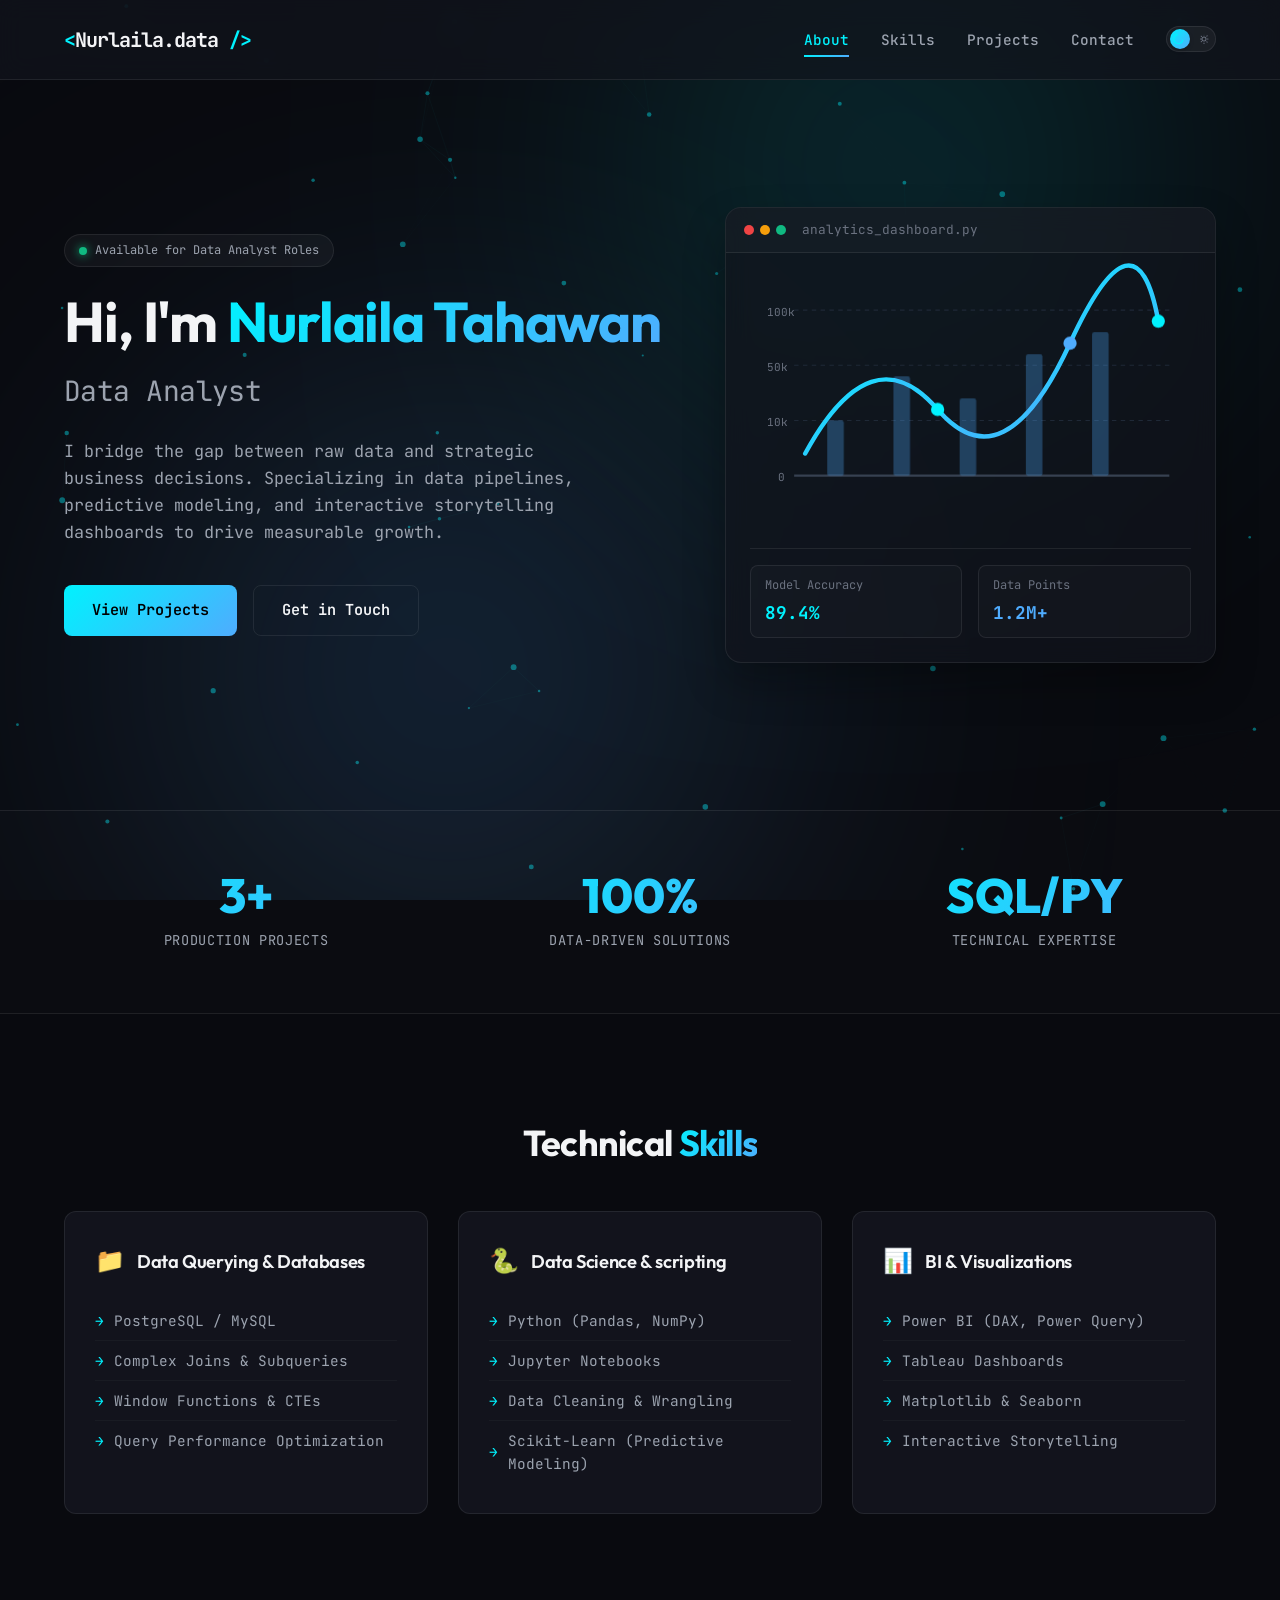
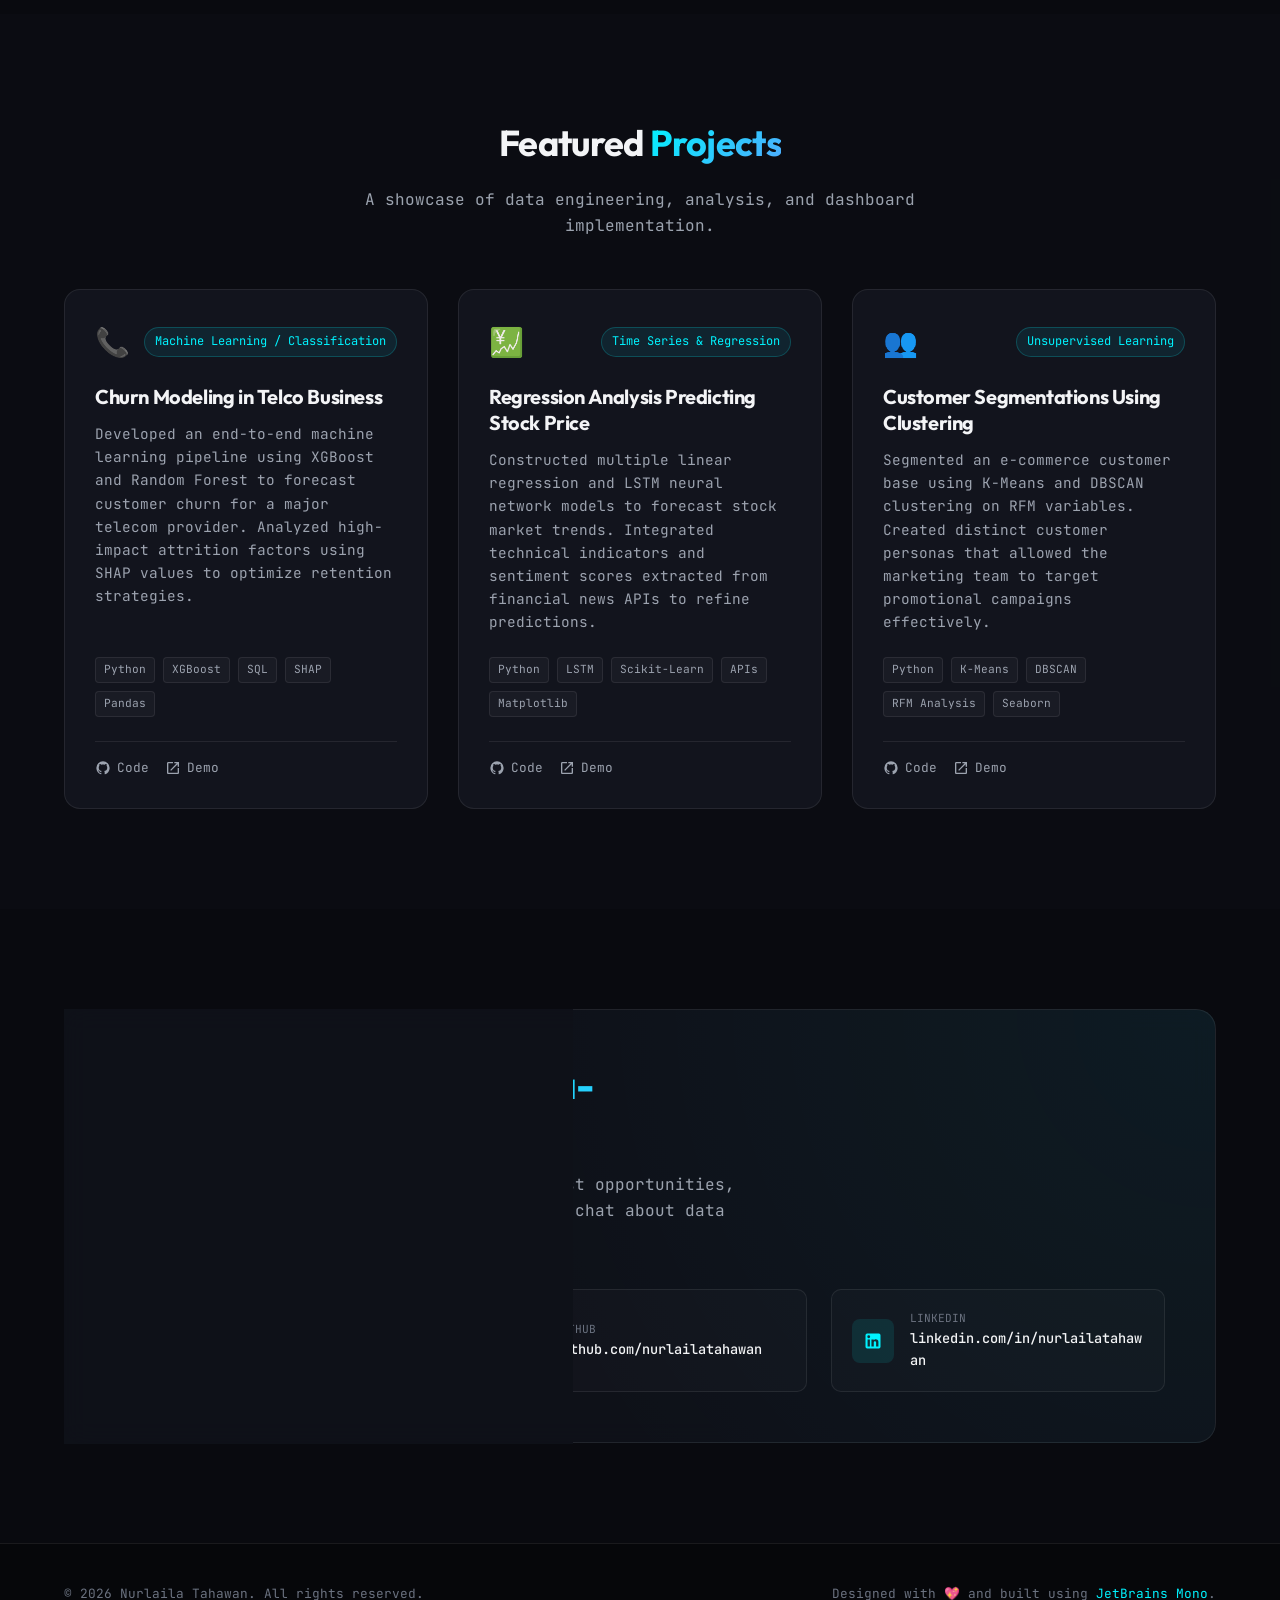
<file: index.html>
<!DOCTYPE html>
<html lang="en">
<head>
    <meta charset="UTF-8">
    <meta name="viewport" content="width=device-width, initial-scale=1.0">
    <meta name="description" content="Portfolio of Nurlaila Tahawan, a Data Analyst specializing in turning complex datasets into actionable business insights with SQL, Python, and interactive dashboards.">
    <meta name="author" content="Nurlaila Tahawan">
    <title>Nurlaila Tahawan | Data Analyst Portfolio</title>
    
    <!-- Google Fonts: JetBrains Mono and Outfit -->
    <link rel="preconnect" href="https://fonts.googleapis.com">
    <link rel="preconnect" href="https://fonts.gstatic.com" crossorigin>
    <link href="https://fonts.googleapis.com/css2?family=Inter:wght@300;400;500;600&family=JetBrains+Mono:wght@300;400;500;700&family=Outfit:wght@400;500;700;800&display=swap" rel="stylesheet">
    
    <!-- Link to custom styles -->
    <link rel="stylesheet" href="style.css">
</head>
<body>

    <!-- Dynamic Canvas Background for Particles/Glow Effects -->
    <div class="background-glow" id="bg-glow"></div>

    <!-- Navigation Header -->
    <header class="navbar" id="navbar">
        <div class="nav-container">
            <a href="#" class="logo" id="nav-logo">
                <span class="logo-accent">&lt;</span>Nurlaila.data<span class="logo-accent"> /&gt;</span>
            </a>
            <div class="nav-right">
                <nav class="nav-menu" id="nav-menu">
                    <a href="#about" class="nav-link active" id="link-about">About</a>
                    <a href="#skills" class="nav-link" id="link-skills">Skills</a>
                    <a href="#projects" class="nav-link" id="link-projects">Projects</a>
                    <a href="#contact" class="nav-link" id="link-contact">Contact</a>
                </nav>
                <button class="theme-toggle" id="theme-toggle" aria-label="Toggle Theme">
                    <div class="theme-toggle-track">
                        <span class="theme-toggle-icon moon-icon">
                            <svg viewBox="0 0 24 24"><path fill="currentColor" d="M12.3 22h-.1c-5.5 0-10-4.5-10-10 0-4.8 3.5-8.9 8.2-9.8.6-.1 1.2.3 1.3.9.1.6-.3 1.2-.9 1.3-3.5.7-6 3.7-6 7.6 0 4.4 3.6 8 8 8 3.9 0 6.9-2.5 7.6-6 .1-.6.7-1 1.3-.9.6.1 1 .7.9 1.3-.9 4.7-5 8.2-9.8 8.2-.5 0-.5 0-.5 0z"/></svg>
                        </span>
                        <span class="theme-toggle-icon sun-icon">
                            <svg viewBox="0 0 24 24"><path fill="currentColor" d="M12 7a5 5 0 1 0 0 10 5 5 0 0 0 0-10zm0 8a3 3 0 1 1 0-6 3 3 0 0 1 0 6zm0-10a1 1 0 0 1 1-1V3a1 1 0 0 1-2 0v1a1 1 0 0 1 1 1zm0 14a1 1 0 0 1 1 1v1a1 1 0 0 1-2 0v-1a1 1 0 0 1 1-1zM5.636 5.636a1 1 0 0 1 1.414 0l.707.707a1 1 0 0 1-1.414 1.414l-.707-.707a1 1 0 0 1 0-1.414zm11.314 11.314a1 1 0 0 1 1.414 0l.707.707a1 1 0 0 1-1.414 1.414l-.707-.707a1 1 0 0 1 0-1.414zM4 12a1 1 0 0 1 1-1h1a1 1 0 0 1 0 2H5a1 1 0 0 1-1-1zm14 0a1 1 0 0 1 1-1h1a1 1 0 0 1 0 2h-1a1 1 0 0 1-1-1zM5.636 18.364a1 1 0 0 1 0-1.414l.707-.707a1 1 0 0 1 1.414 1.414l-.707.707a1 1 0 0 1-1.414 0zm11.314-11.314a1 1 0 0 1 0-1.414l.707-.707a1 1 0 0 1 1.414 1.414l-.707.707a1 1 0 0 1-1.414 0z"/></svg>
                        </span>
                        <div class="theme-toggle-thumb"></div>
                    </div>
                </button>
                <button class="menu-toggle" id="menu-toggle" aria-label="Toggle Menu">
                    <span class="bar"></span>
                    <span class="bar"></span>
                    <span class="bar"></span>
                </button>
            </div>
        </div>
    </header>

    <main>
        <!-- Hero Section -->
        <section id="about" class="hero-section">
            <div class="container hero-container">
                <div class="hero-content">
                    <div class="status-badge" id="status-badge">
                        <span class="status-dot"></span>
                        <span>Available for Data Analyst Roles</span>
                    </div>
                    <h1 class="hero-title" id="hero-title">
                        Hi, I'm <span class="gradient-text">Nurlaila Tahawan</span>
                    </h1>
                    <h2 class="hero-subtitle" id="hero-subtitle">Data Analyst</h2>
                    <p class="hero-description" id="hero-description">
                        I bridge the gap between raw data and strategic business decisions. Specializing in data pipelines, predictive modeling, and interactive storytelling dashboards to drive measurable growth.
                    </p>
                    <div class="hero-cta" id="hero-cta-buttons">
                        <a href="#projects" class="btn btn-primary" id="btn-view-work">View Projects</a>
                        <a href="mailto:Nurlaila.thw@gmail.com" class="btn btn-secondary" id="btn-contact-hero">Get in Touch</a>
                    </div>
                </div>
                
                <!-- Animated Hero Graphic (Data Visualization Concept) -->
                <div class="hero-graphic" id="hero-graphic">
                    <div class="dashboard-mockup">
                        <div class="mockup-header">
                            <div class="dots"><span class="dot"></span><span class="dot"></span><span class="dot"></span></div>
                            <div class="mockup-title">analytics_dashboard.py</div>
                        </div>
                        <div class="mockup-body">
                            <!-- Visualizing an active line chart & bar chart with SVGs -->
                            <svg class="chart-svg" viewBox="0 0 400 220" width="100%" height="100%">
                                <!-- Grid Lines -->
                                <line x1="40" y1="30" x2="380" y2="30" class="chart-grid-line" stroke-dasharray="4" />
                                <line x1="40" y1="80" x2="380" y2="80" class="chart-grid-line" stroke-dasharray="4" />
                                <line x1="40" y1="130" x2="380" y2="130" class="chart-grid-line" stroke-dasharray="4" />
                                <line x1="40" y1="180" x2="380" y2="180" class="chart-axis-line" stroke-width="2" />
                                
                                <!-- Y Axis Labels -->
                                <text x="15" y="35" fill="var(--color-text-dim)" font-family="var(--font-mono)" font-size="10">100k</text>
                                <text x="15" y="85" fill="var(--color-text-dim)" font-family="var(--font-mono)" font-size="10">50k</text>
                                <text x="15" y="135" fill="var(--color-text-dim)" font-family="var(--font-mono)" font-size="10">10k</text>
                                <text x="25" y="185" fill="var(--color-text-dim)" font-family="var(--font-mono)" font-size="10">0</text>
                                
                                <!-- Interactive Pulsing Data Line -->
                                <path d="M 50 160 Q 110 50, 170 120 T 290 60 T 370 40" 
                                      fill="none" 
                                      stroke="url(#chart-gradient)" 
                                      stroke-width="4" 
                                      stroke-linecap="round"
                                      class="animated-line" />
                                
                                <!-- Secondary Bar Chart Elements -->
                                <rect x="70" y="130" width="15" height="50" fill="var(--color-secondary)" opacity="0.3" rx="2" class="bar-grow" />
                                <rect x="130" y="90" width="15" height="90" fill="var(--color-secondary)" opacity="0.3" rx="2" class="bar-grow" />
                                <rect x="190" y="110" width="15" height="70" fill="var(--color-secondary)" opacity="0.3" rx="2" class="bar-grow" />
                                <rect x="250" y="70" width="15" height="110" fill="var(--color-secondary)" opacity="0.3" rx="2" class="bar-grow" />
                                <rect x="310" y="50" width="15" height="130" fill="var(--color-secondary)" opacity="0.3" rx="2" class="bar-grow" />
                                
                                <!-- Pulse Points -->
                                <circle cx="170" cy="120" r="6" fill="#00f2fe" class="pulse-dot-1" />
                                <circle cx="290" cy="60" r="6" fill="#4facfe" class="pulse-dot-2" />
                                <circle cx="370" cy="40" r="6" fill="#00f2fe" class="pulse-dot-3" />
                                
                                <!-- Gradients definition -->
                                <defs>
                                    <linearGradient id="chart-gradient" x1="0%" y1="0%" x2="100%" y2="100%">
                                        <stop offset="0%" stop-color="#00f2fe" />
                                        <stop offset="100%" stop-color="#4facfe" />
                                    </linearGradient>
                                </defs>
                            </svg>
                            <div class="dashboard-stats">
                                <div class="stat-box">
                                    <div class="stat-label">Model Accuracy</div>
                                    <div class="stat-value text-teal">89.4%</div>
                                </div>
                                <div class="stat-box">
                                    <div class="stat-label">Data Points</div>
                                    <div class="stat-value text-blue">1.2M+</div>
                                </div>
                            </div>
                        </div>
                    </div>
                </div>
            </div>
        </section>

        <!-- Stats Section -->
        <section class="stats-section" id="stats">
            <div class="container stats-container">
                <div class="stat-card" id="stat-projects">
                    <span class="stat-num gradient-text">3+</span>
                    <span class="stat-text">Production Projects</span>
                </div>
                <div class="stat-card" id="stat-approach">
                    <span class="stat-num gradient-text">100%</span>
                    <span class="stat-text">Data-Driven Solutions</span>
                </div>
                <div class="stat-card" id="stat-stack">
                    <span class="stat-num gradient-text">SQL/PY</span>
                    <span class="stat-text">Technical Expertise</span>
                </div>
            </div>
        </section>

        <!-- Skills Section -->
        <section id="skills" class="skills-section">
            <div class="container">
                <h2 class="section-title text-center" id="skills-title">Technical <span class="gradient-text">Skills</span></h2>
                <div class="skills-grid" id="skills-grid">
                    <div class="skills-category-card">
                        <div class="category-header">
                            <span class="category-icon">📁</span>
                            <h3>Data Querying & Databases</h3>
                        </div>
                        <ul class="skills-list">
                            <li>PostgreSQL / MySQL</li>
                            <li>Complex Joins & Subqueries</li>
                            <li>Window Functions & CTEs</li>
                            <li>Query Performance Optimization</li>
                        </ul>
                    </div>
                    <div class="skills-category-card">
                        <div class="category-header">
                            <span class="category-icon">🐍</span>
                            <h3>Data Science & scripting</h3>
                        </div>
                        <ul class="skills-list">
                            <li>Python (Pandas, NumPy)</li>
                            <li>Jupyter Notebooks</li>
                            <li>Data Cleaning & Wrangling</li>
                            <li>Scikit-Learn (Predictive Modeling)</li>
                        </ul>
                    </div>
                    <div class="skills-category-card">
                        <div class="category-header">
                            <span class="category-icon">📊</span>
                            <h3>BI & Visualizations</h3>
                        </div>
                        <ul class="skills-list">
                            <li>Power BI (DAX, Power Query)</li>
                            <li>Tableau Dashboards</li>
                            <li>Matplotlib & Seaborn</li>
                            <li>Interactive Storytelling</li>
                        </ul>
                    </div>
                </div>
            </div>
        </section>

        <!-- Projects Section -->
        <section id="projects" class="projects-section">
            <div class="container">
                <h2 class="section-title text-center" id="projects-title">Featured <span class="gradient-text">Projects</span></h2>
                <p class="section-subtitle text-center">A showcase of data engineering, analysis, and dashboard implementation.</p>
                
                <div class="projects-grid" id="projects-grid">
                    
                    <!-- Project 1 -->
                    <article class="project-card" id="project-churn">
                        <div class="project-header">
                            <div class="project-icon">📞</div>
                            <span class="project-type">Machine Learning / Classification</span>
                        </div>
                        <h3 class="project-name">Churn Modeling in Telco Business</h3>
                        <p class="project-desc">
                            Developed an end-to-end machine learning pipeline using XGBoost and Random Forest to forecast customer churn for a major telecom provider. Analyzed high-impact attrition factors using SHAP values to optimize retention strategies.
                        </p>
                        <div class="project-tags">
                            <span class="tag">Python</span>
                            <span class="tag">XGBoost</span>
                            <span class="tag">SQL</span>
                            <span class="tag">SHAP</span>
                            <span class="tag">Pandas</span>
                        </div>
                        <div class="project-links">
                            <a href="https://github.com/nurlailathw-jpg/telco-churn-modeling" target="_blank" rel="noopener noreferrer" class="project-link" aria-label="GitHub Repository">
                                <svg class="icon-svg" viewBox="0 0 24 24"><path d="M12 2A10 10 0 0 0 2 12c0 4.42 2.87 8.17 6.84 9.5.5.08.66-.23.66-.5v-1.69c-2.77.6-3.36-1.34-3.36-1.34-.46-1.16-1.11-1.47-1.11-1.47-.9-.62.07-.6.07-.6 1 .07 1.53 1.03 1.53 1.03.9 1.52 2.34 1.07 2.91.83.1-.65.35-1.09.63-1.34-2.22-.25-4.55-1.11-4.55-4.92 0-1.11.38-2 1.03-2.71-.1-.25-.45-1.29.1-2.64 0 0 .84-.27 2.75 1.02.79-.22 1.65-.33 2.5-.33.85 0 1.71.11 2.5.33 1.91-1.29 2.75-1.02 2.75-1.02.55 1.35.2 2.39.1 2.64.65.71 1.03 1.6 1.03 2.71 0 3.82-2.34 4.66-4.57 4.91.36.31.69.92.69 1.85V21c0 .27.16.59.67.5C19.14 20.16 22 16.42 22 12A10 10 0 0 0 12 2z"/></svg>
                                Code
                            </a>
                            <a href="https://github.com/nurlailathw-jpg/telco-churn-modeling#demo" target="_blank" rel="noopener noreferrer" class="project-link" aria-label="Live Project Demo">
                                <svg class="icon-svg" viewBox="0 0 24 24"><path d="M19 19H5V5h7V3H5c-1.11 0-2 .9-2 2v14c0 1.1.89 2 2 2h14c1.1 0 2-.9 2-2v-7h-2v7zM14 3v2h3.59l-9.83 9.83 1.41 1.41L19 6.41V10h2V3h-7z"/></svg>
                                Demo
                            </a>
                        </div>
                    </article>

                    <!-- Project 2 -->
                    <article class="project-card" id="project-sales">
                        <div class="project-header">
                            <div class="project-icon">💹</div>
                            <span class="project-type">Time Series & Regression</span>
                        </div>
                        <h3 class="project-name">Regression Analysis Predicting Stock Price</h3>
                        <p class="project-desc">
                            Constructed multiple linear regression and LSTM neural network models to forecast stock market trends. Integrated technical indicators and sentiment scores extracted from financial news APIs to refine predictions.
                        </p>
                        <div class="project-tags">
                            <span class="tag">Python</span>
                            <span class="tag">LSTM</span>
                            <span class="tag">Scikit-Learn</span>
                            <span class="tag">APIs</span>
                            <span class="tag">Matplotlib</span>
                        </div>
                        <div class="project-links">
                            <a href="https://github.com/nurlailathw-jpg/stock-price-regression" target="_blank" rel="noopener noreferrer" class="project-link" aria-label="GitHub Repository">
                                <svg class="icon-svg" viewBox="0 0 24 24"><path d="M12 2A10 10 0 0 0 2 12c0 4.42 2.87 8.17 6.84 9.5.5.08.66-.23.66-.5v-1.69c-2.77.6-3.36-1.34-3.36-1.34-.46-1.16-1.11-1.47-1.11-1.47-.9-.62.07-.6.07-.6 1 .07 1.53 1.03 1.53 1.03.9 1.52 2.34 1.07 2.91.83.1-.65.35-1.09.63-1.34-2.22-.25-4.55-1.11-4.55-4.92 0-1.11.38-2 1.03-2.71-.1-.25-.45-1.29.1-2.64 0 0 .84-.27 2.75 1.02.79-.22 1.65-.33 2.5-.33.85 0 1.71.11 2.5.33 1.91-1.29 2.75-1.02 2.75-1.02.55 1.35.2 2.39.1 2.64.65.71 1.03 1.6 1.03 2.71 0 3.82-2.34 4.66-4.57 4.91.36.31.69.92.69 1.85V21c0 .27.16.59.67.5C19.14 20.16 22 16.42 22 12A10 10 0 0 0 12 2z"/></svg>
                                Code
                            </a>
                            <a href="https://github.com/nurlailathw-jpg/stock-price-regression#demo" target="_blank" rel="noopener noreferrer" class="project-link" aria-label="Live Project Demo">
                                <svg class="icon-svg" viewBox="0 0 24 24"><path d="M19 19H5V5h7V3H5c-1.11 0-2 .9-2 2v14c0 1.1.89 2 2 2h14c1.1 0 2-.9 2-2v-7h-2v7zM14 3v2h3.59l-9.83 9.83 1.41 1.41L19 6.41V10h2V3h-7z"/></svg>
                                Demo
                            </a>
                        </div>
                    </article>

                    <!-- Project 3 -->
                    <article class="project-card" id="project-cohort">
                        <div class="project-header">
                            <div class="project-icon">👥</div>
                            <span class="project-type">Unsupervised Learning</span>
                        </div>
                        <h3 class="project-name">Customer Segmentations Using Clustering</h3>
                        <p class="project-desc">
                            Segmented an e-commerce customer base using K-Means and DBSCAN clustering on RFM variables. Created distinct customer personas that allowed the marketing team to target promotional campaigns effectively.
                        </p>
                        <div class="project-tags">
                            <span class="tag">Python</span>
                            <span class="tag">K-Means</span>
                            <span class="tag">DBSCAN</span>
                            <span class="tag">RFM Analysis</span>
                            <span class="tag">Seaborn</span>
                        </div>
                        <div class="project-links">
                            <a href="https://github.com/nurlailathw-jpg/customer-segmentation" target="_blank" rel="noopener noreferrer" class="project-link" aria-label="GitHub Repository">
                                <svg class="icon-svg" viewBox="0 0 24 24"><path d="M12 2A10 10 0 0 0 2 12c0 4.42 2.87 8.17 6.84 9.5.5.08.66-.23.66-.5v-1.69c-2.77.6-3.36-1.34-3.36-1.34-.46-1.16-1.11-1.47-1.11-1.47-.9-.62.07-.6.07-.6 1 .07 1.53 1.03 1.53 1.03.9 1.52 2.34 1.07 2.91.83.1-.65.35-1.09.63-1.34-2.22-.25-4.55-1.11-4.55-4.92 0-1.11.38-2 1.03-2.71-.1-.25-.45-1.29.1-2.64 0 0 .84-.27 2.75 1.02.79-.22 1.65-.33 2.5-.33.85 0 1.71.11 2.5.33 1.91-1.29 2.75-1.02 2.75-1.02.55 1.35.2 2.39.1 2.64.65.71 1.03 1.6 1.03 2.71 0 3.82-2.34 4.66-4.57 4.91.36.31.69.92.69 1.85V21c0 .27.16.59.67.5C19.14 20.16 22 16.42 22 12A10 10 0 0 0 12 2z"/></svg>
                                Code
                            </a>
                            <a href="https://github.com/nurlailathw-jpg/customer-segmentation#demo" target="_blank" rel="noopener noreferrer" class="project-link" aria-label="Live Project Demo">
                                <svg class="icon-svg" viewBox="0 0 24 24"><path d="M19 19H5V5h7V3H5c-1.11 0-2 .9-2 2v14c0 1.1.89 2 2 2h14c1.1 0 2-.9 2-2v-7h-2v7zM14 3v2h3.59l-9.83 9.83 1.41 1.41L19 6.41V10h2V3h-7z"/></svg>
                                Demo
                            </a>
                        </div>
                    </article>

                </div>
            </div>
        </section>

        <!-- Contact Section -->
        <section id="contact" class="contact-section">
            <div class="container contact-container">
                <div class="contact-card" id="contact-card">
                    <h2 class="contact-title" id="contact-title">Let's build something <span class="gradient-text">data-driven</span>.</h2>
                    <p class="contact-subtitle">I am always open to discussing new data analyst opportunities, project collaborations, or just connecting to chat about data science!</p>
                    
                    <div class="contact-grid" id="contact-grid">
                        
                        <!-- Contact Detail 1: Email -->
                        <div class="contact-item" id="contact-email">
                            <div class="contact-icon-wrapper">
                                <svg class="contact-icon" viewBox="0 0 24 24"><path fill="currentColor" d="M20 4H4c-1.1 0-1.99.9-1.99 2L2 18c0 1.1.9 2 2 2h16c1.1 0 2-.9 2-2V6c0-1.1-.9-2-2-2zm0 4l-8 5-8-5V6l8 5 8-5v2z"/></svg>
                            </div>
                            <div class="contact-text">
                                <span class="contact-label">Email</span>
                                <a href="mailto:Nurlaila.thw@gmail.com" class="contact-link">Nurlaila.thw@gmail.com</a>
                            </div>
                        </div>

                        <!-- Contact Detail 2: GitHub -->
                        <div class="contact-item" id="contact-github">
                            <div class="contact-icon-wrapper">
                                <svg class="contact-icon" viewBox="0 0 24 24"><path fill="currentColor" d="M12 2A10 10 0 0 0 2 12c0 4.42 2.87 8.17 6.84 9.5.5.08.66-.23.66-.5v-1.69c-2.77.6-3.36-1.34-3.36-1.34-.46-1.16-1.11-1.47-1.11-1.47-.9-.62.07-.6.07-.6 1 .07 1.53 1.03 1.53 1.03.9 1.52 2.34 1.07 2.91.83.1-.65.35-1.09.63-1.34-2.22-.25-4.55-1.11-4.55-4.92 0-1.11.38-2 1.03-2.71-.1-.25-.45-1.29.1-2.64 0 0 .84-.27 2.75 1.02.79-.22 1.65-.33 2.5-.33.85 0 1.71.11 2.5.33 1.91-1.29 2.75-1.02 2.75-1.02.55 1.35.2 2.39.1 2.64.65.71 1.03 1.6 1.03 2.71 0 3.82-2.34 4.66-4.57 4.91.36.31.69.92.69 1.85V21c0 .27.16.59.67.5C19.14 20.16 22 16.42 22 12A10 10 0 0 0 12 2z"/></svg>
                            </div>
                            <div class="contact-text">
                                <span class="contact-label">GitHub</span>
                                <a href="https://github.com/nurlailatahawan" target="_blank" rel="noopener noreferrer" class="contact-link">github.com/nurlailatahawan</a>
                            </div>
                        </div>

                        <!-- Contact Detail 3: LinkedIn -->
                        <div class="contact-item" id="contact-linkedin">
                            <div class="contact-icon-wrapper">
                                <svg class="contact-icon" viewBox="0 0 24 24"><path fill="currentColor" d="M19 3a2 2 0 0 1 2 2v14a2 2 0 0 1-2 2H5a2 2 0 0 1-2-2V5a2 2 0 0 1 2-2h14m-.5 15.5v-5.3a3.26 3.26 0 0 0-3.26-3.26c-.85 0-1.84.52-2.32 1.3v-1.11h-2.79v8.37h2.79v-4.93c0-.77.62-1.4 1.39-1.4a1.4 1.4 0 0 1 1.4 1.4v4.93h2.79M6.88 8.56a1.68 1.68 0 0 0 1.68-1.68c0-.93-.75-1.69-1.68-1.69a1.69 1.69 0 0 0-1.69 1.69c0 .93.76 1.68 1.69 1.68m1.39 9.94v-8.37H5.5v8.37h2.77z"/></svg>
                            </div>
                            <div class="contact-text">
                                <span class="contact-label">LinkedIn</span>
                                <a href="https://linkedin.com/in/nurlailatahawan" target="_blank" rel="noopener noreferrer" class="contact-link">linkedin.com/in/nurlailatahawan</a>
                            </div>
                        </div>

                    </div>
                </div>
            </div>
        </section>
    </main>

    <!-- Footer -->
    <footer class="footer">
        <div class="container footer-container">
            <p>&copy; 2026 Nurlaila Tahawan. All rights reserved.</p>
            <p>Designed with <span class="heart">💖</span> and built using <span class="tech-tag">JetBrains Mono</span>.</p>
        </div>
    </footer>

    <!-- Link to JavaScript logic -->
    <script src="script.js"></script>
</body>
</html>
</file>
<file: style.css>
/* ==========================================================================
   DESIGN SYSTEM & VARIABLES
   ========================================================================== */
:root {
    /* Fonts */
    --font-primary: 'JetBrains Mono', 'Inter', monospace;
    --font-mono: 'JetBrains Mono', monospace;
    --font-heading: 'Outfit', 'Inter', sans-serif;

    /* Theme Colors (Premium obsidian & neon palette) */
    --color-bg: #090a0f;
    --color-bg-panel: rgba(18, 20, 29, 0.7);
    --color-bg-card: rgba(26, 29, 41, 0.55);
    
    --color-primary: #00f2fe;
    --color-secondary: #4facfe;
    --color-accent-gradient: linear-gradient(135deg, var(--color-primary) 0%, var(--color-secondary) 100%);
    
    --color-text-main: #f3f4f6;
    --color-text-muted: #9ca3af;
    --color-text-dim: #6b7280;
    
    --color-border: rgba(255, 255, 255, 0.08);
    --color-border-hover: rgba(0, 242, 254, 0.3);
    
    --glass-blur: blur(12px);
    --transition-smooth: all 0.3s cubic-bezier(0.4, 0, 0.2, 1);
    
    /* Layout heights */
    --navbar-height: 80px;

    /* Theme-specific custom elements */
    --color-bg-alt: rgba(18, 20, 29, 0.3);
    --color-footer-bg: #06070a;
    --color-mockup-header-bg: rgba(255, 255, 255, 0.02);
    --color-stat-box-bg: rgba(255, 255, 255, 0.02);
    --color-status-badge-bg: rgba(255, 255, 255, 0.04);
    --color-tag-bg: rgba(255, 255, 255, 0.03);
    --color-contact-item-bg: rgba(255, 255, 255, 0.02);
    --color-contact-hover-bg: rgba(0, 242, 254, 0.04);
    --color-contact-card-bg: radial-gradient(circle at top right, rgba(0, 242, 254, 0.05), transparent 60%), var(--color-bg-panel);
    --color-chart-grid: #1f2937;
    --color-chart-axis: #374151;
}

/* ==========================================================================
   LIGHT THEME OVERRIDES
   ========================================================================== */
.light-theme {
    --color-bg: #f8fafc;
    --color-bg-panel: rgba(255, 255, 255, 0.75);
    --color-bg-card: rgba(255, 255, 255, 0.85);
    
    --color-primary: #0ea5e9;
    --color-secondary: #2563eb;
    --color-accent-gradient: linear-gradient(135deg, var(--color-primary) 0%, var(--color-secondary) 100%);
    
    --color-text-main: #0f172a;
    --color-text-muted: #475569;
    --color-text-dim: #64748b;
    
    --color-border: rgba(15, 23, 42, 0.08);
    --color-border-hover: rgba(14, 165, 233, 0.3);
    
    --color-bg-alt: #f1f5f9;
    --color-footer-bg: #f1f5f9;
    --color-mockup-header-bg: rgba(0, 0, 0, 0.03);
    --color-stat-box-bg: rgba(0, 0, 0, 0.02);
    --color-status-badge-bg: rgba(15, 23, 42, 0.04);
    --color-tag-bg: rgba(15, 23, 42, 0.03);
    --color-contact-item-bg: rgba(15, 23, 42, 0.02);
    --color-contact-hover-bg: rgba(37, 99, 235, 0.06);
    --color-contact-card-bg: radial-gradient(circle at top right, rgba(37, 99, 235, 0.08), transparent 60%), var(--color-bg-panel);
    --color-chart-grid: #e2e8f0;
    --color-chart-axis: #cbd5e1;
}

/* ==========================================================================
   BASE STYLES & RESET
   ========================================================================== */
* {
    margin: 0;
    padding: 0;
    box-sizing: border-box;
}

html {
    scroll-behavior: smooth;
    scrollbar-width: thin;
    scrollbar-color: var(--color-secondary) var(--color-bg);
}

body {
    background-color: var(--color-bg);
    color: var(--color-text-main);
    font-family: var(--font-primary);
    line-height: 1.6;
    overflow-x: hidden;
    position: relative;
    transition: background-color 0.4s ease, color 0.4s ease;
}

/* Custom Scrollbar */
body::-webkit-scrollbar {
    width: 8px;
}
body::-webkit-scrollbar-track {
    background: var(--color-bg);
}
body::-webkit-scrollbar-thumb {
    background: #1e293b;
    border-radius: 4px;
}
body::-webkit-scrollbar-thumb:hover {
    background: var(--color-secondary);
}

/* ==========================================================================
   DYNAMIC BACKGROUND GLOW
   ========================================================================== */
.background-glow {
    position: fixed;
    top: 0;
    left: 0;
    width: 100%;
    height: 100%;
    z-index: -1;
    pointer-events: none;
    overflow: hidden;
}

.background-glow::before,
.background-glow::after {
    content: '';
    position: absolute;
    border-radius: 50%;
    filter: blur(140px);
    opacity: 0.15;
    mix-blend-mode: screen;
}

.background-glow::before {
    top: -10%;
    right: 10%;
    width: 40vw;
    height: 40vw;
    background: var(--color-primary);
    animation: float-slow 20s infinite alternate;
}

.background-glow::after {
    bottom: -10%;
    left: 10%;
    width: 50vw;
    height: 50vw;
    background: var(--color-secondary);
    animation: float-slow 25s infinite alternate-reverse;
}

@keyframes float-slow {
    0% { transform: translate(0, 0) scale(1); }
    100% { transform: translate(40px, 60px) scale(1.1); }
}

/* ==========================================================================
   TYPOGRAPHY & UTILITIES
   ========================================================================== */
h1, h2, h3, h4 {
    font-family: var(--font-heading);
    font-weight: 700;
    letter-spacing: -0.02em;
}

.gradient-text {
    background: var(--color-accent-gradient);
    -webkit-background-clip: text;
    -webkit-text-fill-color: transparent;
    background-clip: text;
}

.text-teal { color: var(--color-primary); }
.text-blue { color: var(--color-secondary); }
.text-center { text-align: center; }

a {
    color: inherit;
    text-decoration: none;
    transition: var(--transition-smooth);
}

.container {
    width: 100%;
    max-width: 1200px;
    margin: 0 auto;
    padding: 0 24px;
}

/* ==========================================================================
   NAVIGATION BAR (Glassmorphism)
   ========================================================================== */
.navbar {
    position: fixed;
    top: 0;
    left: 0;
    width: 100%;
    height: var(--navbar-height);
    z-index: 100;
    background: var(--color-bg-panel);
    backdrop-filter: var(--glass-blur);
    -webkit-backdrop-filter: var(--glass-blur);
    border-bottom: 1px solid var(--color-border);
    transition: var(--transition-smooth);
}

.navbar.scrolled {
    height: 70px;
    background: var(--color-bg);
    border-bottom-color: var(--color-border);
}

.nav-container {
    display: flex;
    justify-content: space-between;
    align-items: center;
    height: 100%;
    max-width: 1200px;
    margin: 0 auto;
    padding: 0 24px;
}

.logo {
    font-family: var(--font-mono);
    font-weight: 700;
    font-size: 1.25rem;
    color: var(--color-text-main);
    letter-spacing: -0.05em;
}

.logo-accent {
    color: var(--color-primary);
}

.nav-menu {
    display: flex;
    gap: 32px;
}

.nav-link {
    font-size: 0.9rem;
    font-weight: 500;
    color: var(--color-text-muted);
    position: relative;
    padding: 6px 0;
}

.nav-link::after {
    content: '';
    position: absolute;
    bottom: 0;
    left: 0;
    width: 0;
    height: 2px;
    background: var(--color-accent-gradient);
    transition: var(--transition-smooth);
}

.nav-link:hover {
    color: var(--color-text-main);
}

.nav-link:hover::after,
.nav-link.active::after {
    width: 100%;
}

.nav-link.active {
    color: var(--color-primary);
}

/* Mobile Toggle */
.menu-toggle {
    display: none;
    flex-direction: column;
    gap: 6px;
    background: none;
    border: none;
    cursor: pointer;
}

.menu-toggle .bar {
    width: 24px;
    height: 2px;
    background-color: var(--color-text-main);
    transition: var(--transition-smooth);
}

/* Navigation Actions & Theme Toggle styling */
.nav-right {
    display: flex;
    align-items: center;
    gap: 32px;
}

.theme-toggle {
    background: none;
    border: none;
    padding: 0;
    cursor: pointer;
    outline: none;
    display: flex;
    align-items: center;
}

.theme-toggle-track {
    position: relative;
    width: 50px;
    height: 26px;
    border-radius: 13px;
    background: rgba(255, 255, 255, 0.05);
    border: 1px solid var(--color-border);
    display: flex;
    align-items: center;
    justify-content: space-between;
    padding: 0 5px;
    transition: var(--transition-smooth);
}

.theme-toggle:hover .theme-toggle-track {
    border-color: var(--color-border-hover);
    background: rgba(255, 255, 255, 0.08);
}

.theme-toggle-thumb {
    position: absolute;
    top: 2px;
    left: 3px;
    width: 20px;
    height: 20px;
    border-radius: 50%;
    background: var(--color-accent-gradient);
    transition: var(--transition-smooth);
    box-shadow: 0 2px 4px rgba(0, 0, 0, 0.2);
    z-index: 1;
}

.theme-toggle-icon {
    display: flex;
    align-items: center;
    justify-content: center;
    width: 12px;
    height: 12px;
    color: var(--color-text-dim);
    transition: var(--transition-smooth);
    z-index: 2;
    pointer-events: none;
}

.theme-toggle-icon svg {
    width: 100%;
    height: 100%;
    fill: currentColor;
}

.theme-toggle-icon.moon-icon {
    color: var(--color-primary);
}

.light-theme .theme-toggle-track {
    background: rgba(15, 23, 42, 0.05);
    border-color: rgba(15, 23, 42, 0.1);
}

.light-theme .theme-toggle-thumb {
    left: 25px;
}

.light-theme .theme-toggle-icon.moon-icon {
    color: var(--color-text-dim);
}

.light-theme .theme-toggle-icon.sun-icon {
    color: var(--color-secondary);
}

.light-theme .theme-toggle:hover .theme-toggle-track {
    border-color: var(--color-primary);
    background: rgba(15, 23, 42, 0.08);
}

/* ==========================================================================
   BUTTONS
   ========================================================================== */
.btn {
    display: inline-flex;
    align-items: center;
    justify-content: center;
    padding: 12px 28px;
    border-radius: 8px;
    font-size: 0.95rem;
    font-weight: 600;
    cursor: pointer;
    transition: var(--transition-smooth);
}

.btn-primary {
    background: var(--color-accent-gradient);
    color: #000;
    border: none;
}

.btn-primary:hover {
    transform: translateY(-2px);
    box-shadow: 0 10px 20px rgba(0, 242, 254, 0.25);
}

.btn-secondary {
    background: transparent;
    color: var(--color-text-main);
    border: 1px solid var(--color-border);
}

.btn-secondary:hover {
    border-color: var(--color-primary);
    background: rgba(0, 242, 254, 0.05);
    transform: translateY(-2px);
}

/* ==========================================================================
   HERO SECTION
   ========================================================================== */
.hero-section {
    padding-top: calc(var(--navbar-height) + 60px);
    padding-bottom: 80px;
    min-height: 90vh;
    display: flex;
    align-items: center;
}

.hero-container {
    display: grid;
    grid-template-columns: 1.1fr 0.9fr;
    gap: 60px;
    align-items: center;
}

.status-badge {
    display: inline-flex;
    align-items: center;
    gap: 8px;
    background: var(--color-status-badge-bg);
    border: 1px solid var(--color-border);
    padding: 6px 14px;
    border-radius: 50px;
    font-size: 0.75rem;
    color: var(--color-text-muted);
    font-family: var(--font-mono);
    margin-bottom: 24px;
    transition: var(--transition-smooth);
}

.status-dot {
    width: 8px;
    height: 8px;
    background-color: #10b981;
    border-radius: 50%;
    box-shadow: 0 0 10px #10b981;
    animation: pulse 2s infinite;
}

@keyframes pulse {
    0% { transform: scale(0.9); opacity: 0.6; }
    50% { transform: scale(1.1); opacity: 1; }
    100% { transform: scale(0.9); opacity: 0.6; }
}

.hero-title {
    font-size: 3.5rem;
    line-height: 1.1;
    margin-bottom: 16px;
}

.hero-subtitle {
    font-family: var(--font-mono);
    font-size: 1.75rem;
    color: var(--color-text-muted);
    font-weight: 400;
    margin-bottom: 24px;
}

.hero-description {
    font-size: 1.05rem;
    color: var(--color-text-muted);
    max-width: 540px;
    margin-bottom: 40px;
}

.hero-cta {
    display: flex;
    gap: 16px;
}

/* Animated Data Graphic */
.dashboard-mockup {
    background: var(--color-bg-panel);
    border: 1px solid var(--color-border);
    border-radius: 16px;
    box-shadow: 0 20px 40px rgba(0, 0, 0, 0.3);
    backdrop-filter: var(--glass-blur);
    overflow: hidden;
    transition: var(--transition-smooth);
}

.dashboard-mockup:hover {
    border-color: var(--color-border-hover);
    box-shadow: 0 20px 40px rgba(0, 242, 254, 0.1);
}

.mockup-header {
    background: var(--color-mockup-header-bg);
    border-bottom: 1px solid var(--color-border);
    padding: 12px 18px;
    display: flex;
    align-items: center;
    gap: 16px;
    transition: var(--transition-smooth);
}

.mockup-header .dots {
    display: flex;
    gap: 6px;
}

.mockup-header .dot {
    width: 10px;
    height: 10px;
    border-radius: 50%;
    background: #4b5563;
}

.mockup-header .dot:nth-child(1) { background: #ef4444; }
.mockup-header .dot:nth-child(2) { background: #f59e0b; }
.mockup-header .dot:nth-child(3) { background: #10b981; }

.mockup-title {
    font-family: var(--font-mono);
    font-size: 0.8rem;
    color: var(--color-text-dim);
}

.mockup-body {
    padding: 24px;
}

.chart-svg {
    overflow: visible;
}

.animated-line {
    stroke-dasharray: 1000;
    stroke-dashoffset: 1000;
    animation: draw 3.5s ease-out forwards infinite alternate;
}

@keyframes draw {
    to { stroke-dashoffset: 0; }
}

.bar-grow {
    transform-origin: bottom;
    transform: scaleY(0);
    animation: grow 1.5s ease-out forwards;
}

.bar-grow:nth-child(2n) { animation-delay: 0.2s; }
.bar-grow:nth-child(3n) { animation-delay: 0.4s; }

@keyframes grow {
    to { transform: scaleY(1); }
}

/* Pulsing scatter points */
.pulse-dot-1, .pulse-dot-2, .pulse-dot-3 {
    transform-origin: center;
    animation: pulse-dot 1.8s infinite alternate;
}

.pulse-dot-2 { animation-delay: 0.4s; }
.pulse-dot-3 { animation-delay: 0.8s; }

@keyframes pulse-dot {
    0% { transform: scale(1); opacity: 0.8; }
    100% { transform: scale(1.6); opacity: 1; filter: drop-shadow(0 0 4px var(--color-primary)); }
}

.dashboard-stats {
    display: grid;
    grid-template-columns: 1fr 1fr;
    gap: 16px;
    margin-top: 20px;
    border-top: 1px solid var(--color-border);
    padding-top: 16px;
}

.stat-box {
    background: var(--color-stat-box-bg);
    border: 1px solid var(--color-border);
    border-radius: 8px;
    padding: 10px 14px;
    transition: var(--transition-smooth);
}

.stat-label {
    font-size: 0.75rem;
    color: var(--color-text-dim);
    margin-bottom: 4px;
}

.stat-value {
    font-family: var(--font-mono);
    font-size: 1.1rem;
    font-weight: 700;
}

/* ==========================================================================
   STATS SECTION
   ========================================================================== */
.stats-section {
    padding: 60px 0;
    background: rgba(255, 255, 255, 0.01);
    border-top: 1px solid var(--color-border);
    border-bottom: 1px solid var(--color-border);
}

.stats-container {
    display: flex;
    justify-content: space-around;
    align-items: center;
    flex-wrap: wrap;
    gap: 30px;
}

.stat-card {
    text-align: center;
    flex: 1 1 250px;
}

.stat-num {
    font-family: var(--font-heading);
    font-size: 3rem;
    font-weight: 800;
    display: block;
    line-height: 1;
    margin-bottom: 8px;
}

.stat-text {
    font-size: 0.85rem;
    color: var(--color-text-muted);
    font-family: var(--font-mono);
    text-transform: uppercase;
    letter-spacing: 0.05em;
}

/* ==========================================================================
   SKILLS SECTION
   ========================================================================== */
.skills-section {
    padding: 100px 0;
}

.section-title {
    font-size: 2.25rem;
    margin-bottom: 16px;
}

.section-subtitle {
    color: var(--color-text-muted);
    max-width: 600px;
    margin: 0 auto 50px auto;
}

.skills-grid {
    display: grid;
    grid-template-columns: repeat(auto-fit, minmax(320px, 1fr));
    gap: 30px;
    margin-top: 40px;
}

.skills-category-card {
    background: var(--color-bg-card);
    border: 1px solid var(--color-border);
    border-radius: 12px;
    padding: 30px;
    transition: var(--transition-smooth);
}

.skills-category-card:hover {
    border-color: var(--color-border-hover);
    transform: translateY(-5px);
}

.category-header {
    display: flex;
    align-items: center;
    gap: 12px;
    margin-bottom: 20px;
}

.category-icon {
    font-size: 1.5rem;
}

.category-header h3 {
    font-size: 1.15rem;
    font-weight: 600;
}

.skills-list {
    list-style: none;
}

.skills-list li {
    font-size: 0.9rem;
    color: var(--color-text-muted);
    padding: 8px 0;
    border-bottom: 1px solid rgba(255, 255, 255, 0.03);
    display: flex;
    align-items: center;
    gap: 10px;
}

.skills-list li::before {
    content: '→';
    color: var(--color-primary);
    font-weight: bold;
}

.skills-list li:last-child {
    border-bottom: none;
}

/* ==========================================================================
   PROJECTS SECTION
   ========================================================================== */
.projects-section {
    padding: 100px 0;
    background: var(--color-bg-alt);
    transition: var(--transition-smooth);
}

.projects-grid {
    display: grid;
    grid-template-columns: repeat(auto-fit, minmax(340px, 1fr));
    gap: 30px;
    margin-top: 50px;
}

.project-card {
    background: var(--color-bg-card);
    border: 1px solid var(--color-border);
    border-radius: 16px;
    padding: 30px;
    display: flex;
    flex-direction: column;
    height: 100%;
    transition: var(--transition-smooth);
}

.project-card:hover {
    border-color: var(--color-border-hover);
    transform: translateY(-6px);
    box-shadow: 0 12px 30px rgba(0, 242, 254, 0.05);
}

.project-header {
    display: flex;
    justify-content: space-between;
    align-items: center;
    margin-bottom: 20px;
}

.project-icon {
    font-size: 1.75rem;
}

.project-type {
    font-family: var(--font-mono);
    font-size: 0.75rem;
    color: var(--color-primary);
    background: rgba(0, 242, 254, 0.08);
    border: 1px solid rgba(0, 242, 254, 0.2);
    padding: 4px 10px;
    border-radius: 50px;
}

.project-name {
    font-size: 1.25rem;
    margin-bottom: 12px;
    line-height: 1.3;
}

.project-desc {
    font-size: 0.9rem;
    color: var(--color-text-muted);
    margin-bottom: 24px;
    flex-grow: 1;
}

.project-tags {
    display: flex;
    flex-wrap: wrap;
    gap: 8px;
    margin-bottom: 24px;
}

.tag {
    font-family: var(--font-mono);
    font-size: 0.7rem;
    color: var(--color-text-muted);
    background: var(--color-tag-bg);
    border: 1px solid var(--color-border);
    padding: 3px 8px;
    border-radius: 4px;
    transition: var(--transition-smooth);
}

.project-links {
    display: flex;
    gap: 16px;
    border-top: 1px solid var(--color-border);
    padding-top: 16px;
}

.project-link {
    display: inline-flex;
    align-items: center;
    gap: 6px;
    font-family: var(--font-mono);
    font-size: 0.8rem;
    color: var(--color-text-muted);
}

.project-link:hover {
    color: var(--color-primary);
}

.icon-svg {
    width: 16px;
    height: 16px;
    fill: currentColor;
}

/* ==========================================================================
   CONTACT SECTION
   ========================================================================== */
.contact-section {
    padding: 100px 0;
}

.contact-card {
    background: var(--color-contact-card-bg);
    border: 1px solid var(--color-border);
    border-radius: 20px;
    padding: 50px;
    backdrop-filter: var(--glass-blur);
    -webkit-backdrop-filter: var(--glass-blur);
    transition: var(--transition-smooth);
}

.contact-title {
    font-size: 2.5rem;
    line-height: 1.2;
    margin-bottom: 16px;
    max-width: 600px;
}

.contact-subtitle {
    color: var(--color-text-muted);
    font-size: 1rem;
    max-width: 620px;
    margin-bottom: 40px;
}

.contact-grid {
    display: grid;
    grid-template-columns: repeat(auto-fit, minmax(260px, 1fr));
    gap: 24px;
}

.contact-item {
    display: flex;
    align-items: center;
    gap: 16px;
    background: var(--color-contact-item-bg);
    border: 1px solid var(--color-border);
    border-radius: 10px;
    padding: 20px;
    transition: var(--transition-smooth);
}

.contact-item:hover {
    border-color: var(--color-border-hover);
    background: var(--color-contact-hover-bg);
}

.contact-icon-wrapper {
    width: 44px;
    height: 44px;
    border-radius: 8px;
    background: rgba(0, 242, 254, 0.1);
    color: var(--color-primary);
    display: flex;
    align-items: center;
    justify-content: center;
}

.contact-icon {
    width: 20px;
    height: 20px;
}

.contact-text {
    display: flex;
    flex-direction: column;
}

.contact-label {
    font-family: var(--font-mono);
    font-size: 0.7rem;
    color: var(--color-text-dim);
    text-transform: uppercase;
}

.contact-link {
    font-family: var(--font-mono);
    font-size: 0.85rem;
    font-weight: 500;
    color: var(--color-text-main);
    word-break: break-all;
}

.contact-link:hover {
    color: var(--color-primary);
}

/* ==========================================================================
   FOOTER
   ========================================================================== */
.footer {
    border-top: 1px solid var(--color-border);
    padding: 40px 0;
    background: var(--color-footer-bg);
    transition: var(--transition-smooth);
}

.footer-container {
    display: flex;
    justify-content: space-between;
    align-items: center;
    flex-wrap: wrap;
    gap: 20px;
    font-size: 0.8rem;
    color: var(--color-text-dim);
}

.footer-container p {
    font-family: var(--font-mono);
}

.heart {
    color: #ef4444;
    display: inline-block;
    animation: heartbeat 1.5s infinite;
}

@keyframes heartbeat {
    0% { transform: scale(1); }
    50% { transform: scale(1.15); }
    100% { transform: scale(1); }
}

.tech-tag {
    color: var(--color-primary);
}

/* ==========================================================================
   RESPONSIVENESS (Media Queries)
   ========================================================================== */
@media (max-width: 992px) {
    .hero-container {
        grid-template-columns: 1fr;
        gap: 50px;
        text-align: center;
    }
    
    .status-badge {
        justify-content: center;
    }
    
    .hero-description {
        margin: 0 auto 30px auto;
    }
    
    .hero-cta {
        justify-content: center;
    }
    
    .hero-graphic {
        max-width: 500px;
        margin: 0 auto;
    }
    
    .hero-title {
        font-size: 2.8rem;
    }
}

@media (max-width: 768px) {
    .nav-right {
        gap: 16px;
    }

    .navbar {
        height: 70px;
    }
    
    .menu-toggle {
        display: flex;
    }
    
    .nav-menu {
        position: fixed;
        top: 70px;
        left: -100%;
        width: 100%;
        height: calc(100vh - 70px);
        background: var(--color-bg);
        backdrop-filter: var(--glass-blur);
        flex-direction: column;
        align-items: center;
        justify-content: center;
        gap: 40px;
        transition: var(--transition-smooth);
        z-index: 99;
    }
    
    .nav-menu.open {
        left: 0;
    }
    
    .menu-toggle.open .bar:nth-child(1) {
        transform: rotate(45deg) translate(5px, 6px);
    }
    
    .menu-toggle.open .bar:nth-child(2) {
        opacity: 0;
    }
    
    .menu-toggle.open .bar:nth-child(3) {
        transform: rotate(-45deg) translate(5px, -6px);
    }
    
    .hero-title {
        font-size: 2.25rem;
    }
    
    .hero-subtitle {
        font-size: 1.35rem;
    }
    
    .contact-card {
        padding: 30px;
    }
    
    .contact-title {
        font-size: 1.85rem;
    }
}

/* SVG Mockup Classes */
.chart-grid-line {
    stroke: var(--color-chart-grid);
    transition: var(--transition-smooth);
}

.chart-axis-line {
    stroke: var(--color-chart-axis);
    transition: var(--transition-smooth);
}
</file>
